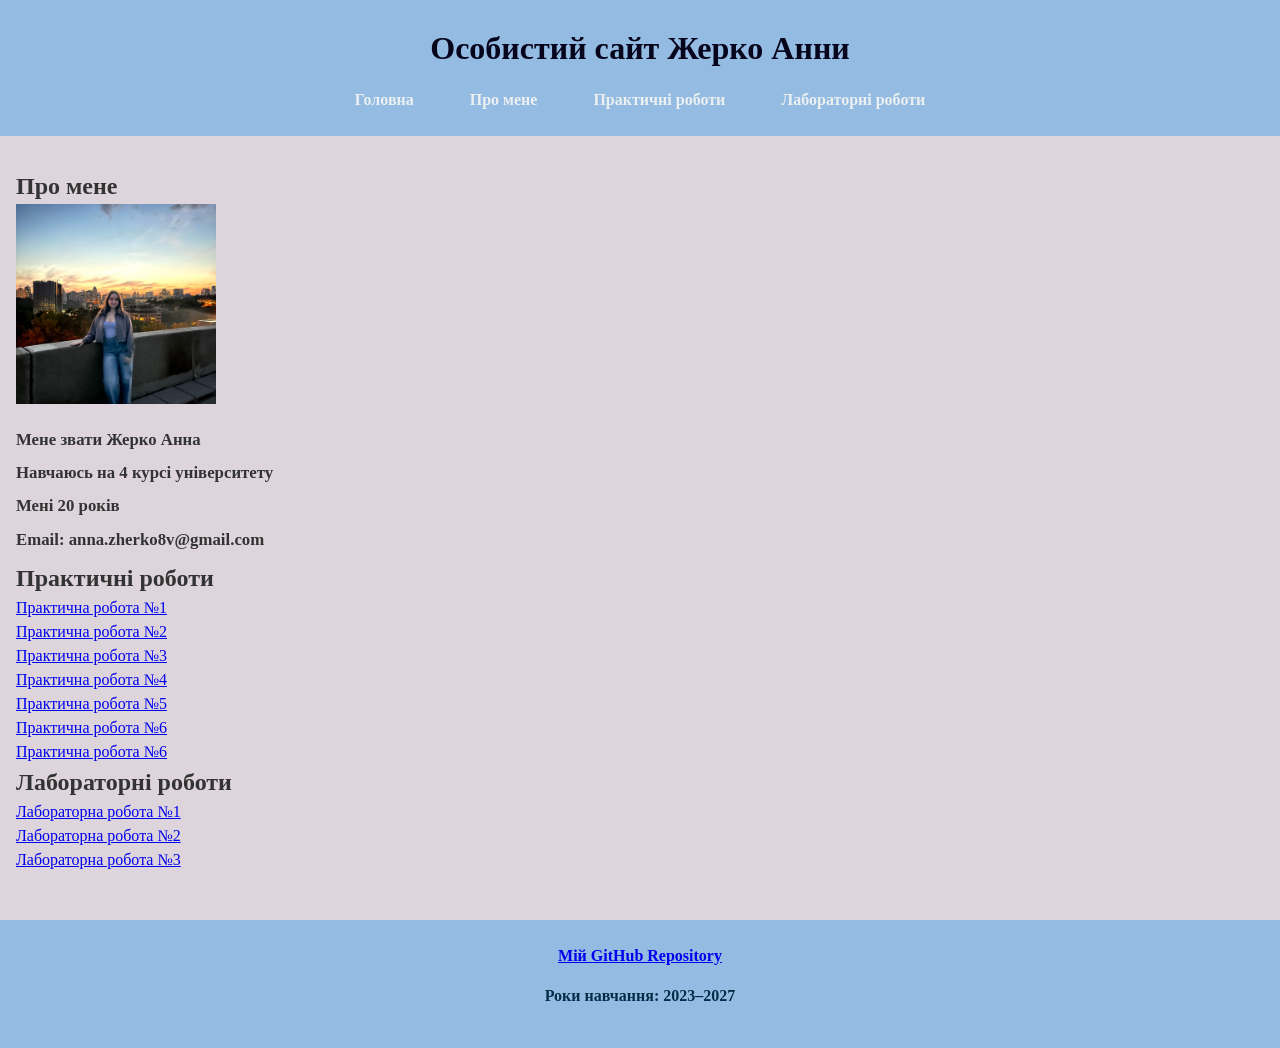
<file: index.html>
<!DOCTYPE html>
<html lang="ua">
<head>
    <meta charset="UTF-8">
    <meta name="viewport" content="width=device-width, initial-scale=1.0">
    <title>Сайт</title>
    <link rel="stylesheet" href="style.css">
</head>

<body>
    <header>
        <h1>Особистий сайт Жерко Анни</h1>
        <div class="headerblock headerblock--navigate">
            <nav class="header_nav">
                <ul class="nav">
                    <li class="nav_items"><a class="nav_link" href="index.html">Головна</a></li>
                    <li class="nav_items"><a class="nav_link" href="#Pro-mene">Про мене</a></li>
                    <li class="nav_items"><a class="nav_link" href="#Praktichni">Практичні роботи </a></li>
                    <li class="nav_items"><a class="nav_link" href="#Labs">Лабораторні роботи</a></li>
                </ul>
            </nav>
        </div>
    </header>

    <main>
        <section id="Pro-mene" class="pro_mene">
            <div class="pro_mene_block">
                <h2>Про мене</h2>
                <img src="img/anna.jpg" alt="Фото Жерко Анни" class="pro_mene_img">
                <p>Мене звати Жерко Анна</p>
                <p>Навчаюсь на 4 курсі університету</p>
                <p>Мені 20 років</p>
                <p>Email: anna.zherko8v@gmail.com</p>
            </div>
        </section>
        <section id="Praktichni" class="praktichni">
            <div class="praktichni_block">
                <h2>Практичні роботи</h2>
                <ul class="prakticni">
                         <li><a href="praktichna1.html">Практична робота №1</a></li>
                         <li><a href="praktichna2.html">Практична робота №2</a></li>
                         <li><a href="praktichna3.html">Практична робота №3</a></li>
                         <li><a href="praktichna4.html">Практична робота №4</a></li>
                         <li><a href="praktichna5.html">Практична робота №5</a></li>
                        <li><a href="пр6/пр6.html">Практична робота №6</a></li>
                        <li><a href="пр7/index.html">Практична робота №6</a></li>
                </ul>
            </div>
        </section>
        <section id="Labs" class="labs">
            <div class="labs_block">
                <h2>Лабораторні роботи</h2>
                <ul class="labs">
                    <li><a href="lab1.html">Лабораторна робота №1</a></li>
                    <li><a href="lab2.html">Лабораторна робота №2</a></li>
                    <li><a href="lab3.html">Лабораторна робота №3</a></li>
                </ul>
            </div>  
        </section>
    </main>
    <footer>
        <div class="footerblock">
        <p>
             <a href="https://github.com/Medddi/HTML-Pr1" target="_blank"> Мій GitHub Repository</a>
        </p>
        <p>Роки навчання: 2023–2027 </p>
        </div>
    </footer>
</body>
</html>
</file>
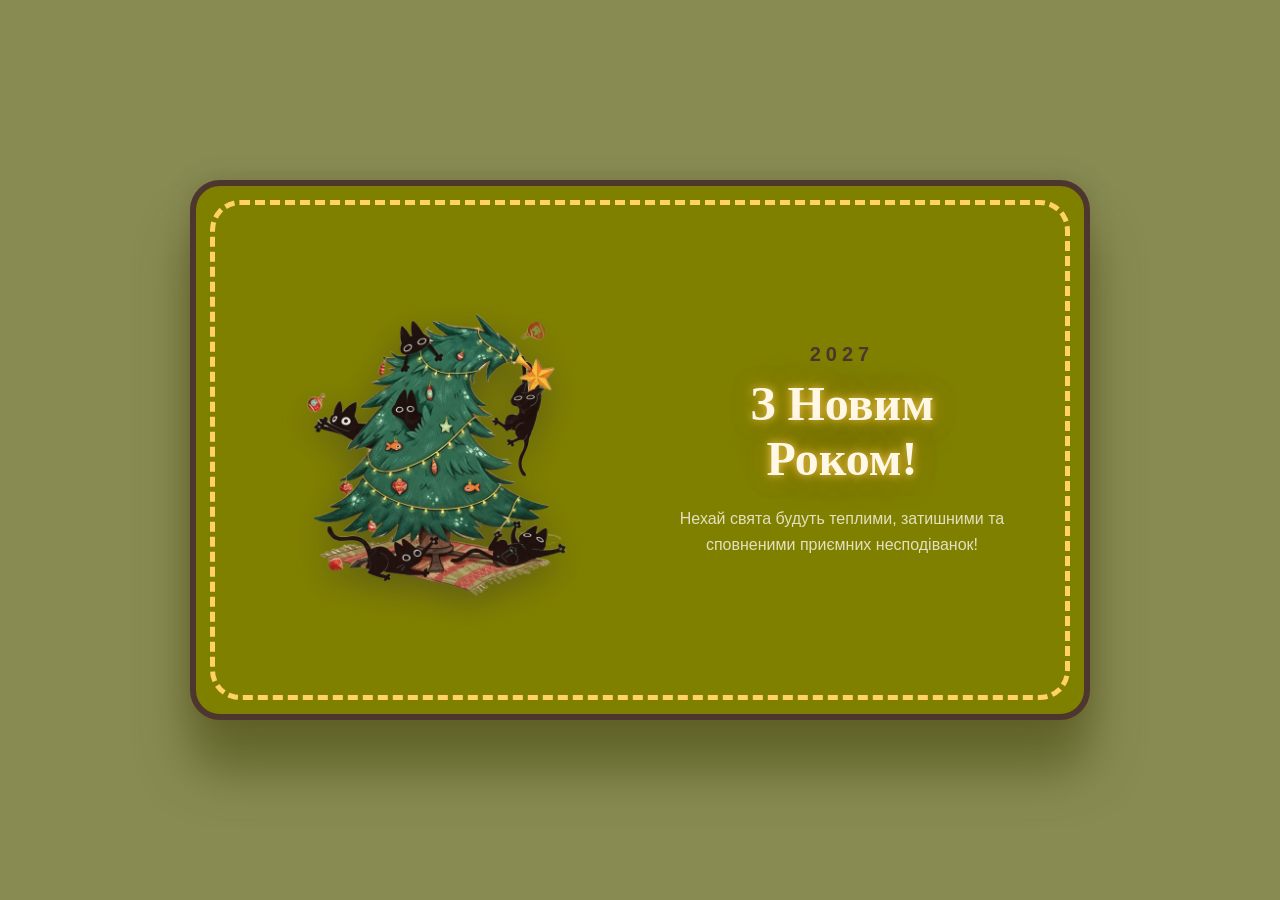
<file: пр7/index.html>
<!DOCTYPE html>
<html lang="ua">
<head>
    <meta charset="UTF-8">
    <meta name="viewport" content="width=device-width, initial-scale=1.0">
    <title>Листівка</title>
    <link rel="stylesheet" href="scss/main.css">
</head>
<body class="page">
    <main class="postcard">
        <div class="postcard_frame">
            <div class="postcard_media">
                <img src="images/cats-tree.png" alt="Новорічна ялинка з котиками" class="postcard_image">
            </div>
            <div class="postcard_content">
                <span class="postcard_year">2027</span>
                <h1 class="postcard_title postcard_title--glow">З Новим<br>Роком!</h1>
                <p class="postcard_text">
                    Нехай свята будуть теплими, затишними та сповненими приємних несподіванок!
                </p>
            </div>

        </div>
    </main>
</body>
</html>
</file>
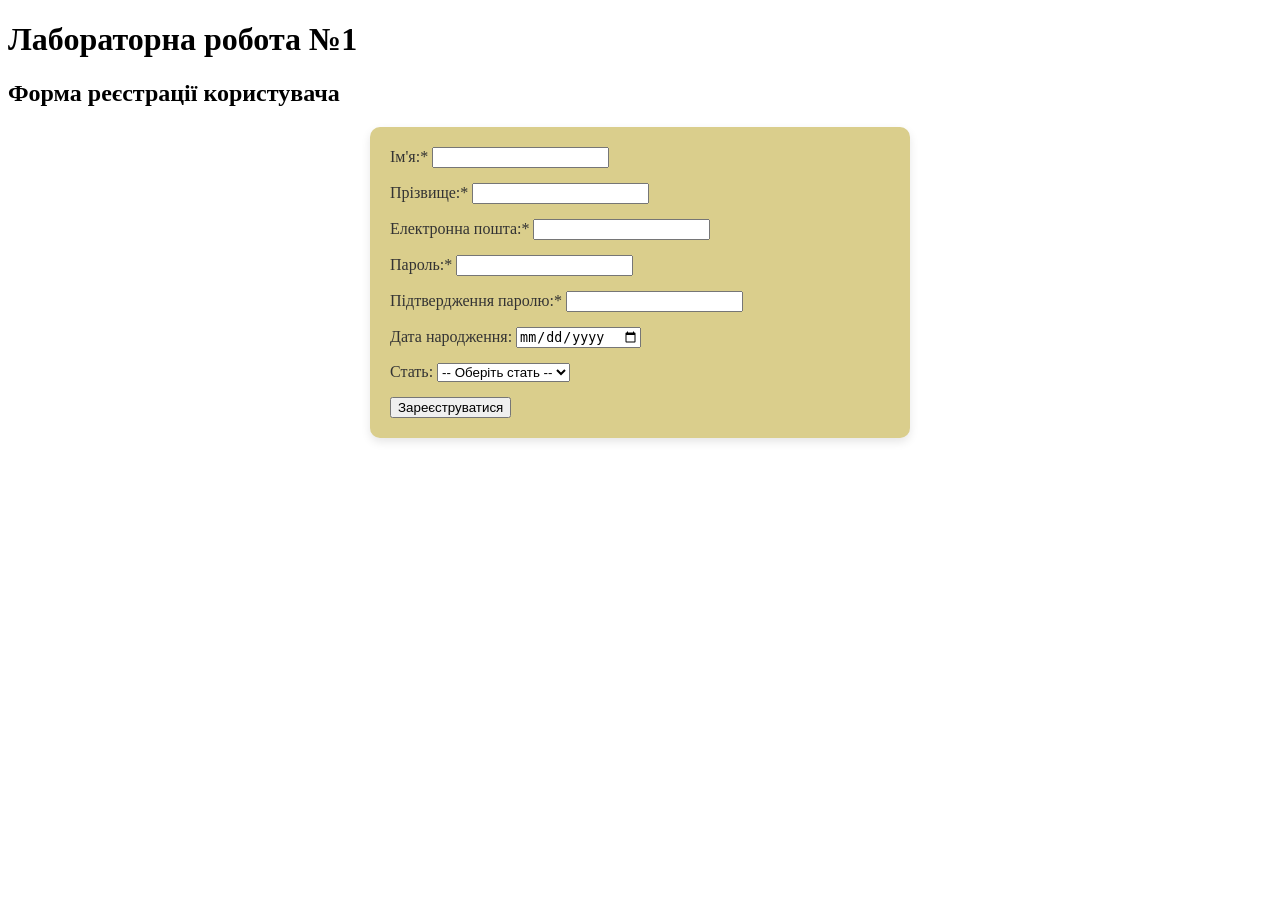
<file: lab1.html>
<!DOCTYPE html>
<html lang="ua">
<head>
    <meta charset="UTF-8">
    <meta name="viewport" content="width=device-width, initial-scale=1.0">
    <title>Лабораторна робота №1 — Реєстрація</title>
    <link rel="stylesheet" href="style2.css">
</head>
<body>
    <header>
        <h1>Лабораторна робота №1</h1>
    </header>
    <main>
        <section class="form-section">
            <h2>Форма реєстрації користувача</h2>
            <form action="https://webhook.site/8d466b09-75a8-4adf-a1ea-85fd58337c6e" method="POST" class="register-form">
                <div class="form-group">
                    <label for="first_name">Ім'я:*</label>
                    <input type="text" id="first_name" name="first_name" required>
                </div>
                <div class="form-group">
                    <label for="last_name">Прізвище:*</label>
                    <input type="text" id="last_name" name="last_name" required>
                </div>
                <div class="form-group">
                    <label for="email">Електронна пошта:*</label>
                    <input type="email" id="email" name="email" required>
                </div>
                <div class="form-group">
                    <label for="password">Пароль:*</label>
                    <input type="password" id="password" name="password" required>
                </div>
                <div class="form-group">
                    <label for="confirm_password">Підтвердження паролю:*</label>
                    <input type="password" id="confirm_password" name="confirm_password" required>
                </div>
                <div class="form-group">
                    <label for="birthdate">Дата народження:</label>
                    <input type="date" id="birthdate" name="birthdate">
                </div>
                <div class="form-group">
                    <label for="gender">Стать:</label>
                    <select id="gender" name="gender">
                        <option value="">-- Оберіть стать --</option>
                        <option value="female">Жіноча</option>
                        <option value="male">Чоловіча</option>
                    </select>
                </div>
                <div class="form-group">
                    <input type="submit" value="Зареєструватися" class="submit-btn">
                </div>

            </form>
        </section>
    </main>
    <footer>
    </footer>
</body>
</html>
</file>
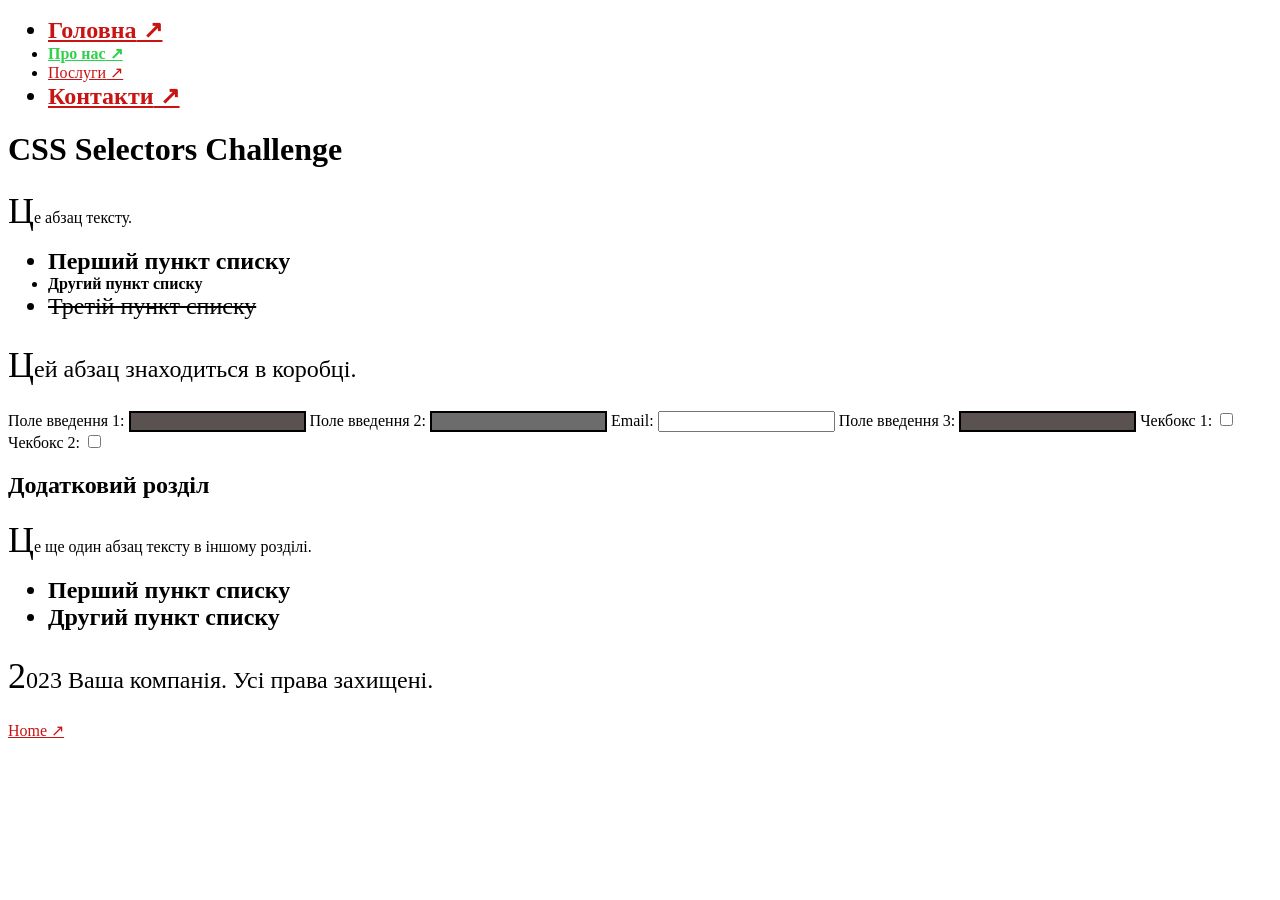
<file: lab2.html>
<!DOCTYPE html>
<html lang="en">
<head>
    <meta charset="UTF-8">
    <meta name="viewport" content="width=device-width, initial-scale=1.0">
    <link rel="stylesheet" href="lab2.css">
    <title>CSS Selectors Challenge</title>
</head>
<body>
    <header>
        <nav>
            <ul>
                <li><a href="#">Головна</a></li>
                <li><a href="https://example.com">Про нас</a></li>
                <li><a href="#">Послуги</a></li>
                <li><a href="http://notrealsite.ua">Контакти</a></li>
            </ul>
        </nav>
    </header>
    <div class="container">
        <h1>CSS Selectors Challenge</h1>
        <p>Це абзац тексту.</p>
        <ul>
            <li>Перший пункт списку</li>
            <li class="special">Другий пункт списку</li>
            <li>Третій пункт списку</li>
        </ul>
        <div class="box">
            <p>Цей абзац знаходиться в коробці.</p>
        </div>
        <form>
            <label for="input1">Поле введення 1:</label>
            <input type="text" id="input1">
            <label for="input2">Поле введення 2:</label>
            <input type="text" id="input2" disabled>
            <label for="email1">Email:</label>
            <input type="email" id="email1">
            <label for="input3">Поле введення 3:</label>
            <input type="text" id="input3">
            <label for="check1">Чекбокс 1:</label>
            <input type="checkbox" id="check1">
            <label for="check2">Чекбокс 2:</label>
            <input type="checkbox" id="check2">
        </form>
    </div>
    <section>
        <h2>Додатковий розділ</h2>
        <p>Це ще один абзац тексту в іншому розділі.</p>
        <ul>
            <li>Перший пункт списку</li>
            <li>Другий пункт списку</li>
        </ul>
    </section>
    <footer>
        <p> 2023 Ваша компанія. Усі права захищені.</p>
        <a href="#">Home</a>
    </footer>
</body>
</html>
</file>
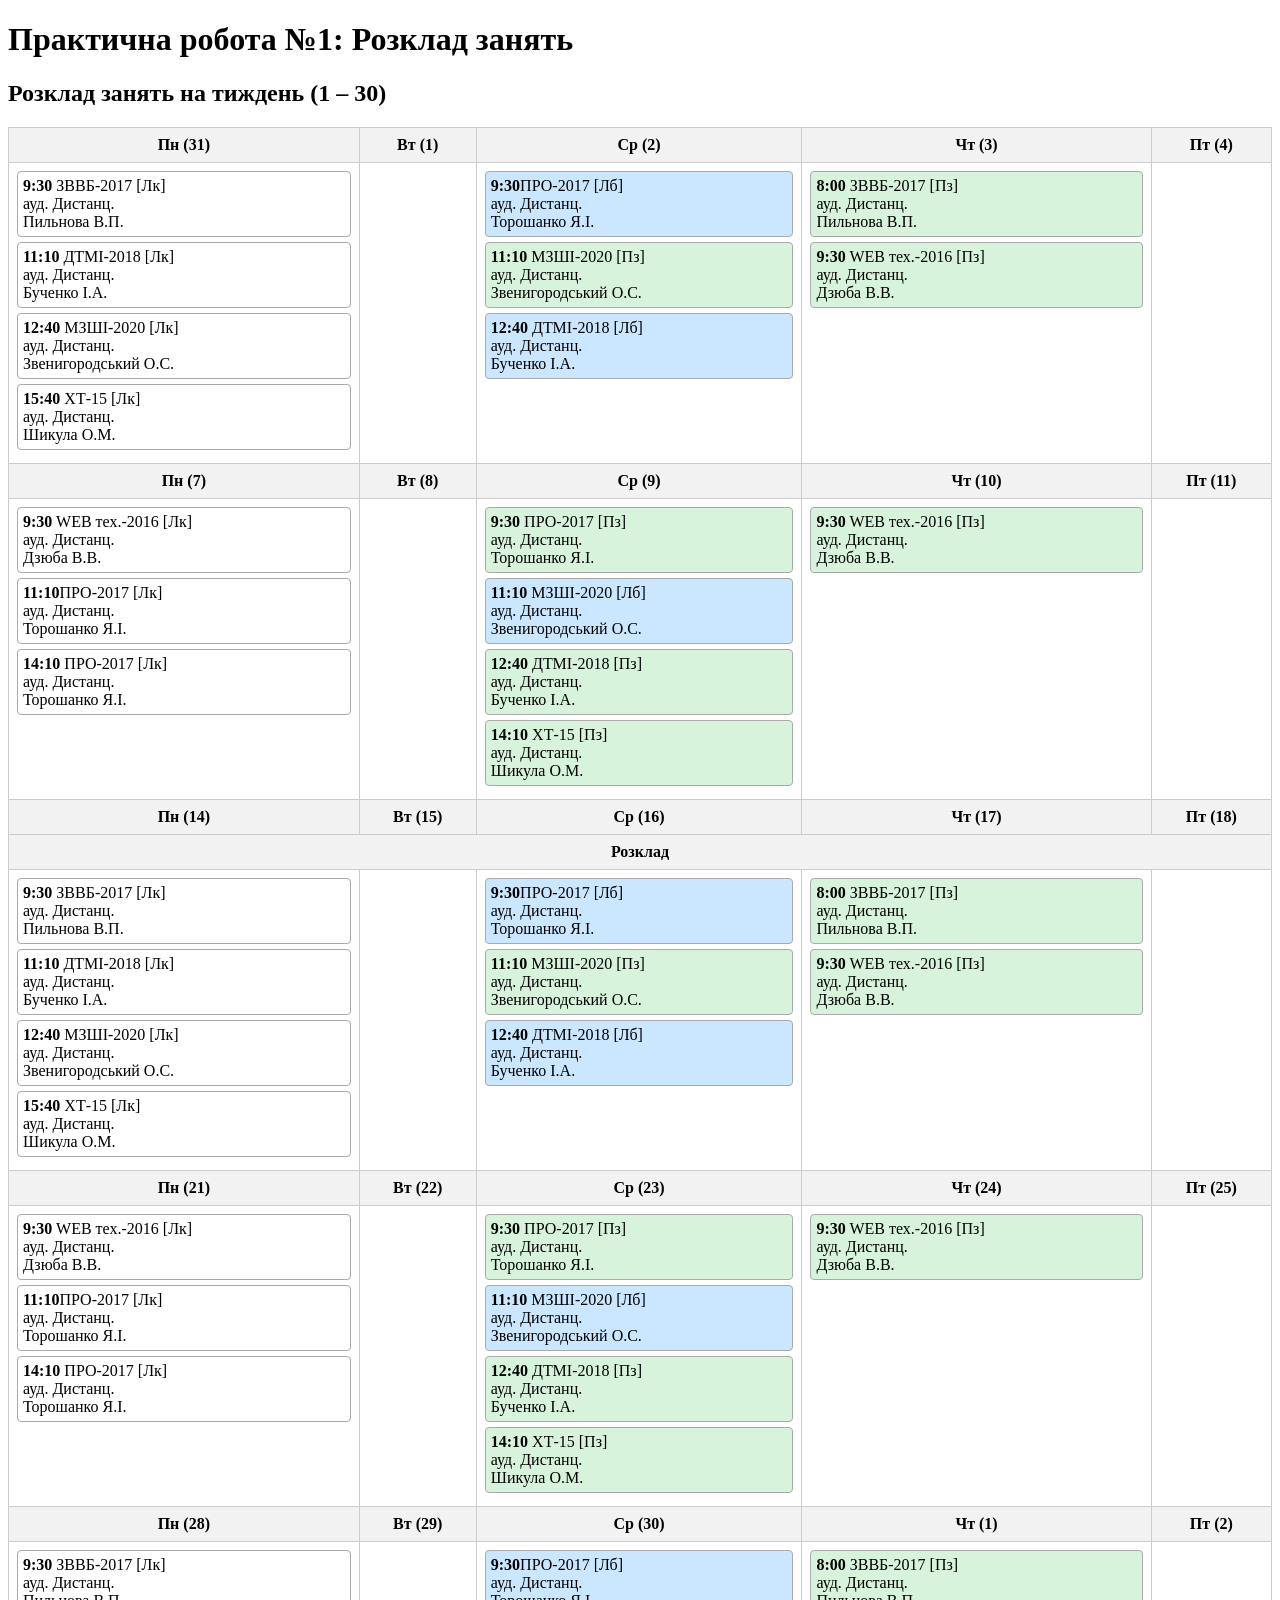
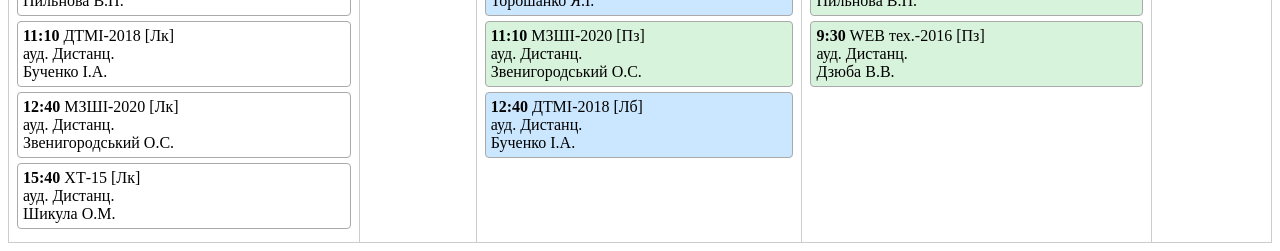
<file: praktichna1.html>
<!DOCTYPE html>
<html lang="ua">
<head>
    <meta charset="UTF-8">
    <meta name="viewport" content="width=device-width, initial-scale=1.0">
    <title>Практична робота №1 — Розклад занять</title>
    <link rel="stylesheet" href="style1.css">
</head>
<body>
    <header>
        <h1>Практична робота №1: Розклад занять</h1>
    </header>
    <main>
        <h2>Розклад занять на тиждень (1 – 30)</h2>
        <section class="praktichna1">
            <div class="table-container">
                <table class="schedule-table">
                    <thead>
                        <tr>
                            <th>Пн (31)</th>
                            <th>Вт (1)</th>
                            <th>Ср (2)</th>
                            <th>Чт (3)</th>
                            <th>Пт (4)</th>
                        </tr>
                    </thead>
                     <tbody>
                        <tr>
                            <td class="lecture-day">
                                <div class="event lecture">
                                    <strong>9:30</strong> ЗВВБ-2017 [Лк]<br>
                                    ауд. Дистанц.<br>
                                    Пильнова В.П.
                                </div>
                                <div class="event lecture">
                                    <strong>11:10</strong> ДТМІ-2018 [Лк]<br>
                                    ауд. Дистанц.<br>
                                    Бученко І.А.
                                </div>
                                <div class="event lecture">
                                    <strong>12:40</strong> МЗШІ-2020 [Лк]<br>
                                    ауд. Дистанц.<br>
                                    Звенигородський О.С.
                                </div>
                                <div class="event lecture">
                                    <strong>15:40</strong> ХТ-15 [Лк]<br>
                                    ауд. Дистанц.<br>
                                    Шикула О.М.
                                </div>
                            </td>
                            <td class="empty-day"></td>
                            <td class="day">
                                 <div class="event lab">
                                    <strong>9:30</strong>ПРО-2017 [Лб]<br>
                                    ауд. Дистанц.<br>
                                    Торошанко Я.І.
                                </div>
                                <div class="event prac">
                                    <strong>11:10</strong> МЗШІ-2020 [Пз]<br>
                                    ауд. Дистанц.<br>
                                    Звенигородський О.С.
                                </div>
                                 <div class="event lab">
                                    <strong>12:40</strong> ДТМІ-2018 [Лб]<br>
                                    ауд. Дистанц.<br>
                                    Бученко І.А.
                                </div>
                            </td>
                            <td class="day"> 
                                <div class="event prac">
                                    <strong>8:00</strong> ЗВВБ-2017 [Пз]<br>
                                    ауд. Дистанц.<br>
                                    Пильнова В.П.
                                </div>
                                <div class="event prac">
                                    <strong>9:30</strong> WEB тех.-2016 [Пз]<br>
                                    ауд. Дистанц.<br>
                                    Дзюба В.В.
                                </div>
                             </td>
                            <td>

                            </td>
    
                        </tr>
                    </tbody>
                    <thead>
                        <tr>
                            <th>Пн (7)</th>
                            <th>Вт (8)</th>
                            <th>Ср (9)</th>
                            <th>Чт (10)</th>
                            <th>Пт (11)</th>
                        </tr>
                    </thead>
                     <tbody>
                        <tr>
                             <td class="lecture-day">
                                 <div class="event lecture">
                                    <strong>9:30</strong> WEB тех.-2016 [Лк]<br>
                                    ауд. Дистанц.<br>
                                    Дзюба В.В.
                                </div>
                                <div class="event lecture">
                                    <strong>11:10</strong>ПРО-2017 [Лк]<br>
                                    ауд. Дистанц.<br>
                                    Торошанко Я.І.
                                </div>
                                <div class="event lecture">
                                    <strong>14:10</strong> ПРО-2017 [Лк]<br>
                                    ауд. Дистанц.<br>
                                    Торошанко Я.І.
                                </div>
                             </td>
                            <td class="empty-day"></td>
                            <td class="day">
                                <div class="event prac">
                                    <strong>9:30</strong> ПРО-2017 [Пз]<br>
                                    ауд. Дистанц.<br>
                                    Торошанко Я.І.
                                </div>
                                <div class="event lab">
                                    <strong>11:10</strong> МЗШІ-2020 [Лб]<br>
                                    ауд. Дистанц.<br>
                                    Звенигородський О.С.
                                </div>
                                <div class="event prac">
                                    <strong>12:40</strong> ДТМІ-2018 [Пз]<br>
                                    ауд. Дистанц.<br>
                                    Бученко І.А.
                                </div>
                                <div class="event prac">
                                    <strong>14:10</strong> ХТ-15 [Пз]<br>
                                    ауд. Дистанц.<br>
                                    Шикула О.М.
                                </div>
                            </td>
                            <td class="day">
                                <div class="event prac">
                                    <strong>9:30</strong> WEB тех.-2016 [Пз]<br>
                                    ауд. Дистанц.<br>
                                    Дзюба В.В.
                                </div>
                            </td>
                            <td class="empty-day"></td>
                        </tr>
                    </tbody>
                    <thead>
                        <tr>
                            <th>Пн (14)</th>
                            <th>Вт (15)</th>
                            <th>Ср (16)</th>
                            <th>Чт (17)</th>
                            <th>Пт (18)</th>
                        </tr>
                    </thead>
                    <thead>
                         <tr>
                            <th colspan="5">Розклад</th>
                         </tr>
                    </thead>
                    <tbody>
                        <tr>
                            <td class="lecture-day">
                                <div class="event lecture">
                                    <strong>9:30</strong> ЗВВБ-2017 [Лк]<br>
                                    ауд. Дистанц.<br>
                                    Пильнова В.П.
                                </div>
                                <div class="event lecture">
                                    <strong>11:10</strong> ДТМІ-2018 [Лк]<br>
                                    ауд. Дистанц.<br>
                                    Бученко І.А.
                                </div>
                                <div class="event lecture">
                                    <strong>12:40</strong> МЗШІ-2020 [Лк]<br>
                                    ауд. Дистанц.<br>
                                    Звенигородський О.С.
                                </div>
                                <div class="event lecture">
                                    <strong>15:40</strong> ХТ-15 [Лк]<br>
                                    ауд. Дистанц.<br>
                                    Шикула О.М.
                                </div>
                            </td>
                            <td class="empty-day"></td>
                            <td class="day">
                                 <div class="event lab">
                                    <strong>9:30</strong>ПРО-2017 [Лб]<br>
                                    ауд. Дистанц.<br>
                                    Торошанко Я.І.
                                </div>
                                <div class="event prac">
                                    <strong>11:10</strong> МЗШІ-2020 [Пз]<br>
                                    ауд. Дистанц.<br>
                                    Звенигородський О.С.
                                </div>
                                 <div class="event lab">
                                    <strong>12:40</strong> ДТМІ-2018 [Лб]<br>
                                    ауд. Дистанц.<br>
                                    Бученко І.А.
                                </div>
                            </td>
                            <td class="day"> 
                                <div class="event prac">
                                    <strong>8:00</strong> ЗВВБ-2017 [Пз]<br>
                                    ауд. Дистанц.<br>
                                    Пильнова В.П.
                                </div>
                                <div class="event prac">
                                    <strong>9:30</strong> WEB тех.-2016 [Пз]<br>
                                    ауд. Дистанц.<br>
                                    Дзюба В.В.
                                </div>
                             </td>
                            <td>

                            </td>
    
                        </tr>
                    </tbody>
                    <thead>
                        <tr>
                            <th>Пн (21)</th>
                            <th>Вт (22)</th>
                            <th>Ср (23)</th>
                            <th>Чт (24)</th>
                            <th>Пт (25)</th>
                        </tr>
                    </thead>
                    <tbody>
                        <tr>
                             <td class="lecture-day">
                                 <div class="event lecture">
                                    <strong>9:30</strong> WEB тех.-2016 [Лк]<br>
                                    ауд. Дистанц.<br>
                                    Дзюба В.В.
                                </div>
                                <div class="event lecture">
                                    <strong>11:10</strong>ПРО-2017 [Лк]<br>
                                    ауд. Дистанц.<br>
                                    Торошанко Я.І.
                                </div>
                                <div class="event lecture">
                                    <strong>14:10</strong> ПРО-2017 [Лк]<br>
                                    ауд. Дистанц.<br>
                                    Торошанко Я.І.
                                </div>
                             </td>
                            <td class="empty-day"></td>
                            <td class="day">
                                <div class="event prac">
                                    <strong>9:30</strong> ПРО-2017 [Пз]<br>
                                    ауд. Дистанц.<br>
                                    Торошанко Я.І.
                                </div>
                                <div class="event lab">
                                    <strong>11:10</strong> МЗШІ-2020 [Лб]<br>
                                    ауд. Дистанц.<br>
                                    Звенигородський О.С.
                                </div>
                                <div class="event prac">
                                    <strong>12:40</strong> ДТМІ-2018 [Пз]<br>
                                    ауд. Дистанц.<br>
                                    Бученко І.А.
                                </div>
                                <div class="event prac">
                                    <strong>14:10</strong> ХТ-15 [Пз]<br>
                                    ауд. Дистанц.<br>
                                    Шикула О.М.
                                </div>
                            </td>
                            <td class="day">
                                <div class="event prac">
                                    <strong>9:30</strong> WEB тех.-2016 [Пз]<br>
                                    ауд. Дистанц.<br>
                                    Дзюба В.В.
                                </div>
                            </td>
                            <td class="empty-day"></td>
                        </tr>
                    </tbody>
                    <thead>
                        <tr>
                            <th>Пн (28)</th>
                            <th>Вт (29)</th>
                            <th>Ср (30)</th>
                            <th>Чт (1)</th>
                            <th>Пт (2)</th>
                        </tr>
                    </thead>
                    <tbody>
                        <tr>
                            <td class="lecture-day">
                                <div class="event lecture">
                                    <strong>9:30</strong> ЗВВБ-2017 [Лк]<br>
                                    ауд. Дистанц.<br>
                                    Пильнова В.П.
                                </div>
                                <div class="event lecture">
                                    <strong>11:10</strong> ДТМІ-2018 [Лк]<br>
                                    ауд. Дистанц.<br>
                                    Бученко І.А.
                                </div>
                                <div class="event lecture">
                                    <strong>12:40</strong> МЗШІ-2020 [Лк]<br>
                                    ауд. Дистанц.<br>
                                    Звенигородський О.С.
                                </div>
                                <div class="event lecture">
                                    <strong>15:40</strong> ХТ-15 [Лк]<br>
                                    ауд. Дистанц.<br>
                                    Шикула О.М.
                                </div>
                            </td>
                            <td class="empty-day"></td>
                            <td class="day">
                                 <div class="event lab">
                                    <strong>9:30</strong>ПРО-2017 [Лб]<br>
                                    ауд. Дистанц.<br>
                                    Торошанко Я.І.
                                </div>
                                <div class="event prac">
                                    <strong>11:10</strong> МЗШІ-2020 [Пз]<br>
                                    ауд. Дистанц.<br>
                                    Звенигородський О.С.
                                </div>
                                 <div class="event lab">
                                    <strong>12:40</strong> ДТМІ-2018 [Лб]<br>
                                    ауд. Дистанц.<br>
                                    Бученко І.А.
                                </div>
                            </td>
                            <td class="day"> 
                                <div class="event prac">
                                    <strong>8:00</strong> ЗВВБ-2017 [Пз]<br>
                                    ауд. Дистанц.<br>
                                    Пильнова В.П.
                                </div>
                                <div class="event prac">
                                    <strong>9:30</strong> WEB тех.-2016 [Пз]<br>
                                    ауд. Дистанц.<br>
                                    Дзюба В.В.
                                </div>
                             </td>
                            <td>

                            </td>
    
                        </tr>
                    </tbody>
                </table>
            </div>
        </section>
    </main>
    <footer>
    </footer>
</body>
</html>
</file>
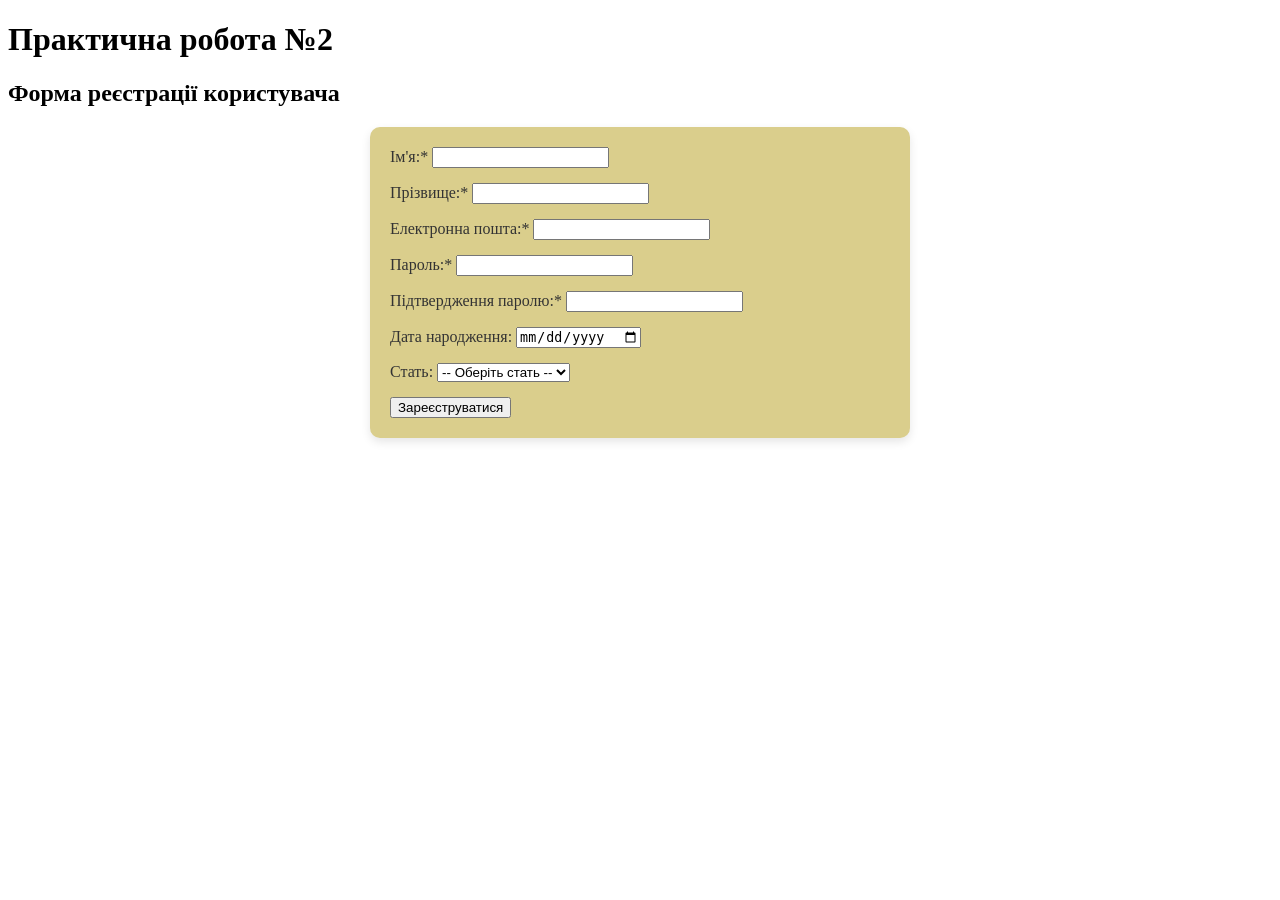
<file: praktichna2.html>
<!DOCTYPE html>
<html lang="ua">
<head>
    <meta charset="UTF-8">
    <meta name="viewport" content="width=device-width, initial-scale=1.0">
    <title>Практична робота №2 — Реєстрація</title>
    <link rel="stylesheet" href="style2.css">
</head>
<body>
    <header>
        <h1>Практична робота №2</h1>
    </header>
    <main>
        <section class="form-section">
            <h2>Форма реєстрації користувача</h2>
            <form action="https://webhook.site/8d466b09-75a8-4adf-a1ea-85fd58337c6e" method="POST" class="register-form">
                <div class="form-group">
                    <label for="first_name">Ім'я:*</label>
                    <input type="text" id="first_name" name="first_name" required>
                </div>
                <div class="form-group">
                    <label for="last_name">Прізвище:*</label>
                    <input type="text" id="last_name" name="last_name" required>
                </div>
                <div class="form-group">
                    <label for="email">Електронна пошта:*</label>
                    <input type="email" id="email" name="email" required>
                </div>
                <div class="form-group">
                    <label for="password">Пароль:*</label>
                    <input type="password" id="password" name="password" required>
                </div>
                <div class="form-group">
                    <label for="confirm_password">Підтвердження паролю:*</label>
                    <input type="password" id="confirm_password" name="confirm_password" required>
                </div>
                <div class="form-group">
                    <label for="birthdate">Дата народження:</label>
                    <input type="date" id="birthdate" name="birthdate">
                </div>
                <div class="form-group">
                    <label for="gender">Стать:</label>
                    <select id="gender" name="gender">
                        <option value="">-- Оберіть стать --</option>
                        <option value="female">Жіноча</option>
                        <option value="male">Чоловіча</option>
                    </select>
                </div>
                <div class="form-group">
                    <input type="submit" value="Зареєструватися" class="submit-btn">
                </div>

            </form>
        </section>
    </main>
    <footer>
    </footer>
</body>
</html>
</file>
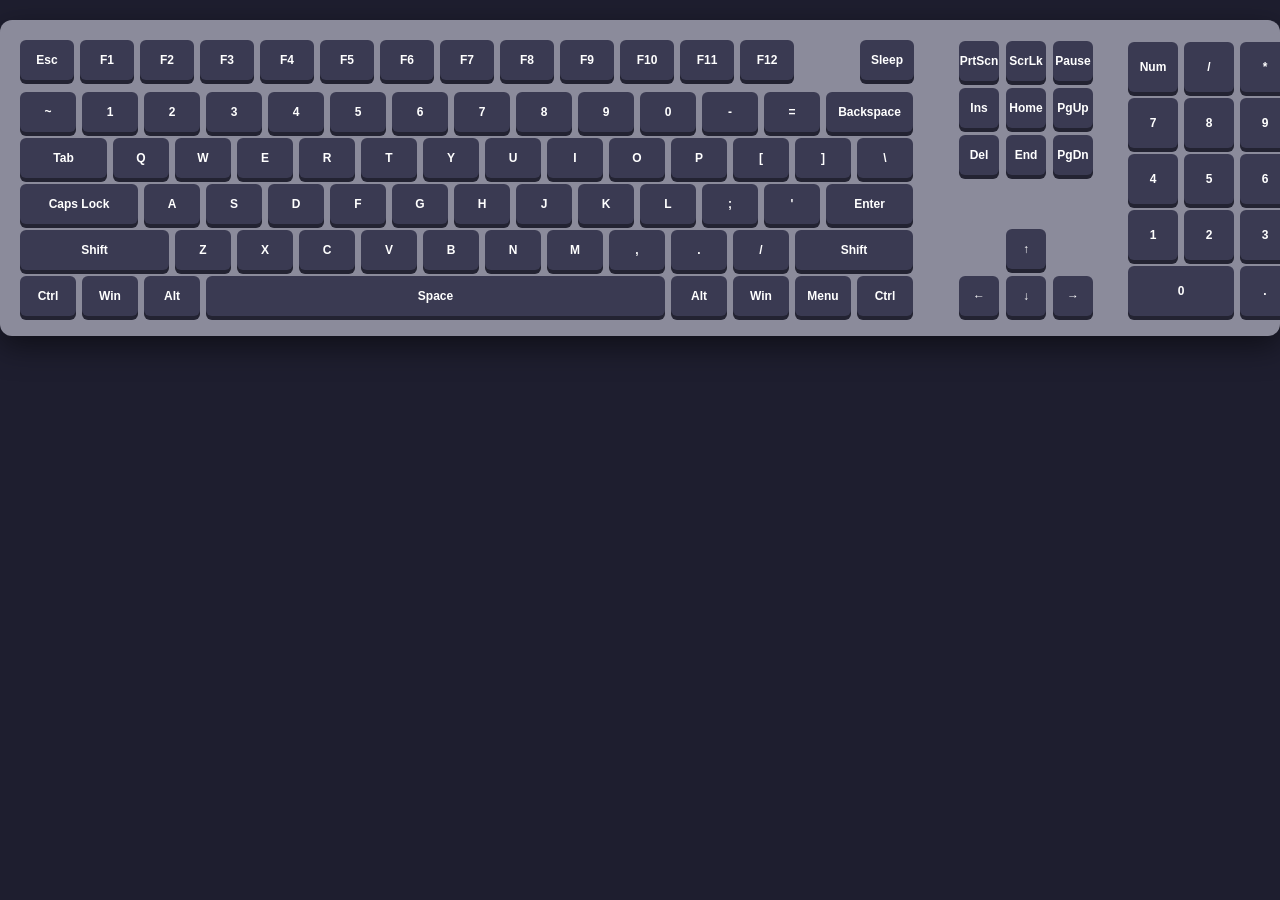
<file: praktichna4.html>
<!DOCTYPE html>
<html lang="ua">

<head>
    <meta charset="UTF-8">
    <meta name="viewport" content="width=device-width, initial-scale=1.0">
    <title>Клавіатура</title>
    <link rel="stylesheet" href="klava.css">
</head>

<body>
    <div class="keyboard">
        <div class="livo">
            <div class="row-first-grid">
                <div class="key esc">Esc</div>
                <div class="key">F1</div>
                <div class="key">F2</div>
                <div class="key">F3</div>
                <div class="key">F4</div>
                <div class="key">F5</div>
                <div class="key">F6</div>
                <div class="key">F7</div>
                <div class="key">F8</div>
                <div class="key">F9</div>
                <div class="key">F10</div>
                <div class="key">F11</div>
                <div class="key">F12</div>
                <div class="key sleep-button">Sleep</div>
            </div>
            <div class="key-grid">
                <div class="key">~</div>
                <div class="key">1</div>
                <div class="key">2</div>
                <div class="key">3</div>
                <div class="key">4</div>
                <div class="key">5</div>
                <div class="key">6</div>
                <div class="key">7</div>
                <div class="key">8</div>
                <div class="key">9</div>
                <div class="key">0</div>
                <div class="key">-</div>
                <div class="key">=</div>
                <div class="key backspace">Backspace</div>
                <div class="key tab">Tab</div>
                <div class="key">Q</div>
                <div class="key">W</div>
                <div class="key">E</div>
                <div class="key">R</div>
                <div class="key">T</div>
                <div class="key">Y</div>
                <div class="key">U</div>
                <div class="key">I</div>
                <div class="key">O</div>
                <div class="key">P</div>
                <div class="key">[</div>
                <div class="key">]</div>
                <div class="key">\</div>
                <div class="key caps">Caps Lock</div>
                <div class="key">A</div>
                <div class="key">S</div>
                <div class="key">D</div>
                <div class="key">F</div>
                <div class="key">G</div>
                <div class="key">H</div>
                <div class="key">J</div>
                <div class="key">K</div>
                <div class="key">L</div>
                <div class="key">;</div>
                <div class="key">'</div>
                <div class="key enter-width">Enter</div>
                <div class="key shift-left">Shift</div>
                <div class="key">Z</div>
                <div class="key">X</div>
                <div class="key">C</div>
                <div class="key">V</div>
                <div class="key">B</div>
                <div class="key">N</div>
                <div class="key">M</div>
                <div class="key">,</div>
                <div class="key">.</div>
                <div class="key">/</div>
                <div class="key shift-right">Shift</div>
                <div class="key ctrl">Ctrl</div>
                <div class="key win">Win</div>
                <div class="key alt">Alt</div>
                <div class="key space">Space</div>
                <div class="key alt">Alt</div>
                <div class="key win">Win</div>
                <div class="key menu">Menu</div>
                <div class="key ctrl">Ctrl</div>
            </div>
        </div>
        <div class="center-grid">
            <div class="key">PrtScn</div>
            <div class="key">ScrLk</div>
            <div class="key">Pause</div>
            <div class="key">Ins</div>
            <div class="key">Home</div>
            <div class="key">PgUp</div>
            <div class="key">Del</div>
            <div class="key">End</div>
            <div class="key">PgDn</div>
            <div class="key up">↑</div>
            <div class="key left">←</div>
            <div class="key down">↓</div>
            <div class="key right">→</div>

        </div>
        <div class="numpad-grid">
            <div class="key">Num</div>
            <div class="key">/</div>
            <div class="key">*</div>
            <div class="key">-</div>
            <div class="key">7</div>
            <div class="key">8</div>
            <div class="key">9</div>
            <div class="key plus-tall">+</div>
            <div class="key">4</div>
            <div class="key">5</div>
            <div class="key">6</div>
            <div class="key">1</div>
            <div class="key">2</div>
            <div class="key">3</div>
            <div class="key enter-tall">Enter</div>
            <div class="key zero">0</div>
            <div class="key">.</div>
        </div>
    </div>
</body>

</html>
</file>
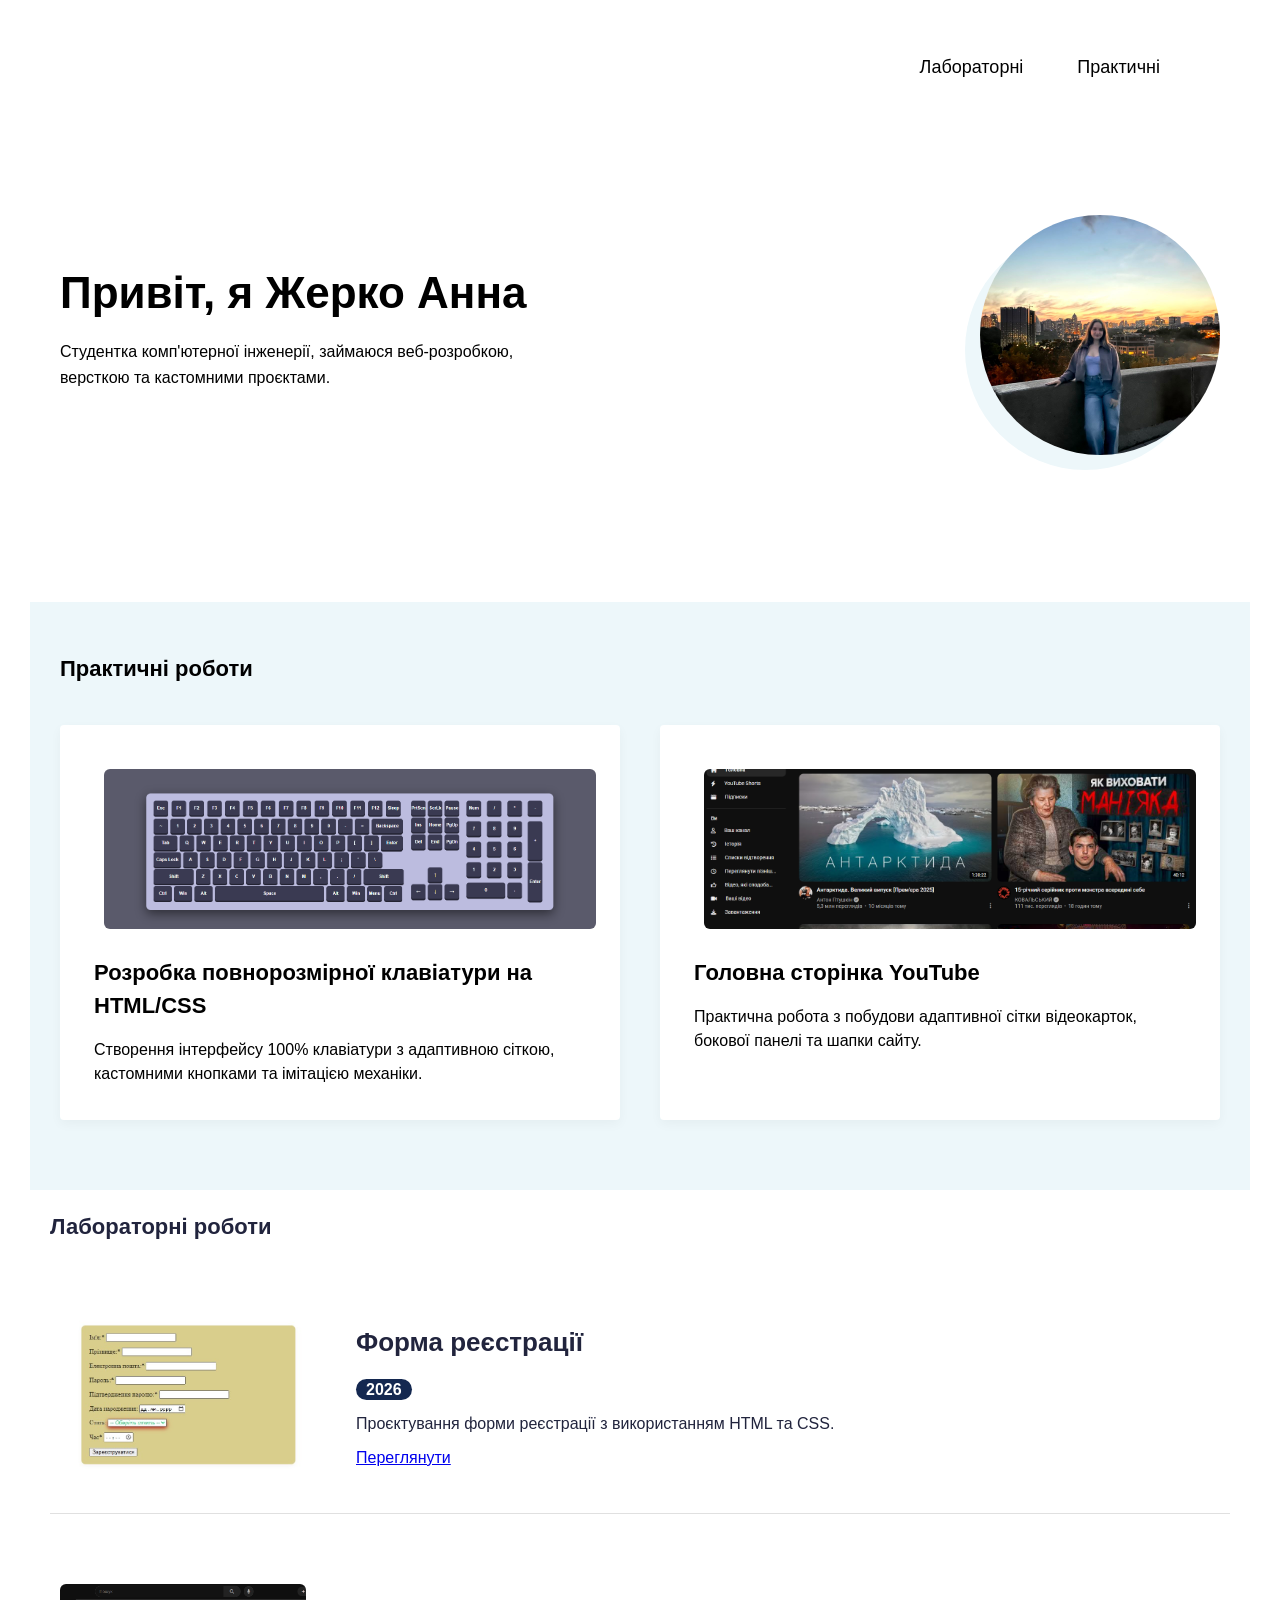
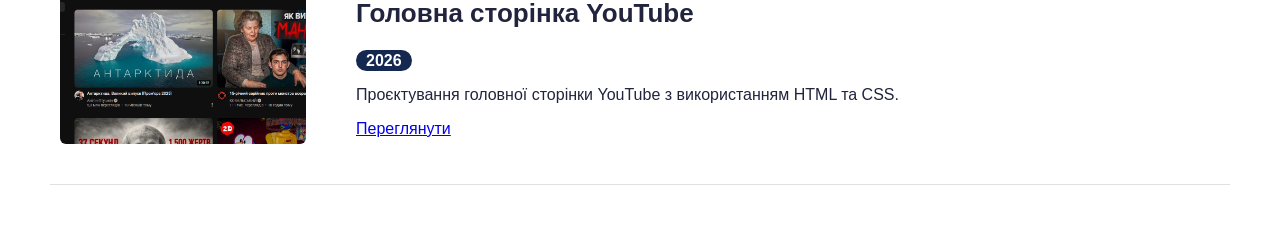
<file: praktichna5.html>
<!DOCTYPE html>
<html lang="ua">
<head>
    <meta charset="UTF-8">
    <meta name="viewport" content="width=device-width, initial-scale=1.0">
    <title>Сайт</title>
    <link rel="stylesheet" href="style5.css">
</head>
<body>
    <header class="header">
        <nav class="nav">
            <a href="#labs">Лабораторні</a>
            <a href="#practicals">Практичні</a>
        </nav>
    </header>
    <section class="portfolio">
        <div class="container hero-container">
            <div class="hero-content">
                <h1>Привіт, я Жерко Анна</h1>
                <p>Студентка комп'ютерної інженерії, займаюся веб-розробкою, версткою та кастомними проєктами.</p>
            </div>
            <div class="hero-image">
                <img src="img/anna.jpg" alt="Фото профілю">
            </div>
        </div>
    </section>
    <section id="practicals" class="pr-section">
    <div class="practicals-container">
        <div class="section-header">
            <h2>Практичні роботи</h2>
        </div>
        <div class="posts-grid">
            <div class="post-card">
                <div class="post-img">
                    <img src="path_to_keyboard_img.png" alt="Клавіатура HTML/CSS">
                </div>
                <h3>Розробка повнорозмірної клавіатури на HTML/CSS</h3>
                <p class="post-text">Створення інтерфейсу 100% клавіатури з адаптивною сіткою, кастомними кнопками та імітацією механіки.</p>
            </div>
            <div class="post-card">
                <div class="post-img">
                    <img src="path_to_youtube_img.png" alt="YouTube Layout">
                </div>
                <h3>Головна сторінка YouTube</h3>
                <p class="post-text">Практична робота з побудови адаптивної сітки відеокарток, бокової панелі та шапки сайту.</p>
            </div>
        </div>
    </div>
    </section>
    <section id="labs" class="lab-section">
        <div class="labs-grid">
            <h2>Лабораторні роботи</h2>
            <div class="work-item">
                <img src="work1.jpg" alt="Form">
                <div class="work-info">
                    <h3>Форма реєстрації</h3>
                    <span class="year">2026</span>
                    <p>Проєктування форми реєстрації з використанням HTML та CSS.</p>
                    <a href="lab1.html">Переглянути</a>
                </div>
            </div>
            <div class="work-item">
                <img src="work2.jpg" alt="YouTube">
                <div class="work-info">
                    <h3>Головна сторінка YouTube</h3>
                    <span class="year">2026</span>
                    <p>Проєктування головної сторінки YouTube з використанням HTML та CSS.</p>
                    <a href="praktichna3.html">Переглянути</a>
                </div>
            </div>
        </div>
    </section>
</body>
</html>
</file>
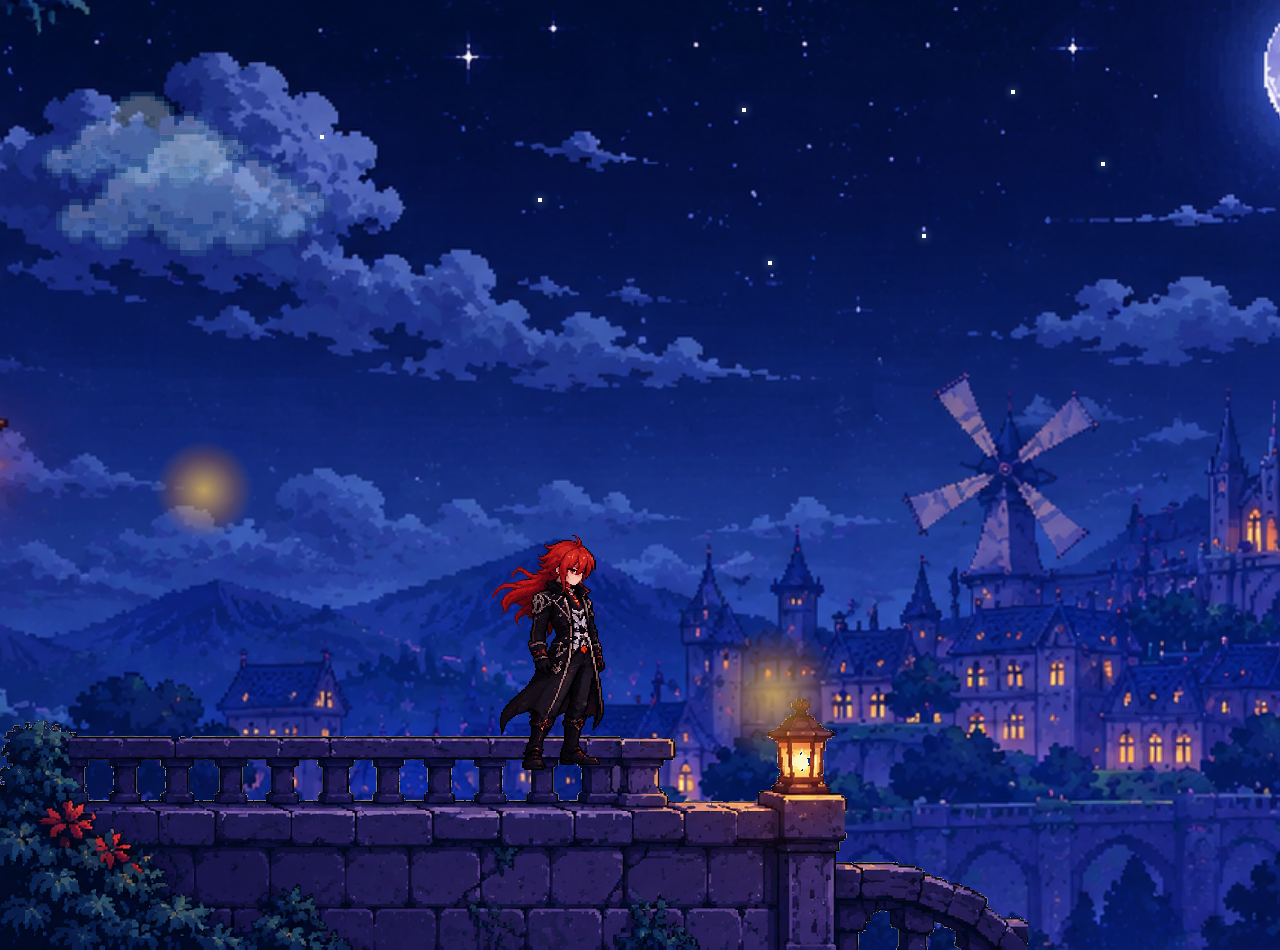
<file: пр6/пр6.html>
<!DOCTYPE html>
<html lang="uk">
<head>
    <meta charset="UTF-8">
    <meta name="viewport" content="width=device-width, initial-scale=1.0">
    <title>Mondstadt Night Watch — Diluc</title>
    <link rel="stylesheet" href="style.css">
</head>
<body>

    <div class="scene">
        <div class="bg-mondstadt"></div>
          <div class="stars">
            <span class="star s1"></span>
            <span class="star s2"></span>
            <span class="star s3"></span>
            <span class="star s4"></span>
            <span class="star s5"></span>
            <span class="star s6"></span>
            <span class="star s7"></span>
        </div>
        <img src="cloud1.png" alt="Cloud" class="cloud-img c1">
        <img src="cloud2.png" alt="Cloud" class="cloud-img c2">
        <img src="comet.gif" alt="Comet" class="comet">
        <img src="stone_balcony.png" alt="Stone Balcony" class="balcony">
        <img src="diluc.gif" alt="Diluc" class="diluc">
        <div class="lantern-glow1"></div>
        <div class="lantern-glow2"></div>
    </div>
</body>
</html>
</file>
<file: style.css>
* {
    box-sizing: border-box;
    margin: 0;
    padding: 0;
}
body {
    font-family: 'Times New Roman', sans-serif;
    line-height: 1.5;
    color: #333;
    background-color: #ddd5dbfa;
}
header {
    background-color: #94bbe2;
    color: #07051b;
    padding: 1.5rem 2rem;
    text-align: center;
}
header h1 {
    margin-bottom: 1rem;
    font-size: 2rem;

}
.nav {
    list-style: none;
    display: flex;
    justify-content: center;
    gap: 1.5rem;
    flex-wrap: wrap;
}
.nav_link {
    color: #ecf0f1;
    text-decoration: none;
    font-weight: bold;
    padding: 0.5rem 1rem;
    border-radius: 4px;
    transition: background-color 0.3s ease, color 0.3s ease;
}
.nav_link:hover {
    background-color: #34495e;
    color: #3498db;
}

main {
    max-width: 1500px;
    margin: 2rem auto;
    padding: 0 1rem;
}
.pro_mene_img {
    width: 200px;
    height: 200px;
    object-fit: cover;
    border: radius 0;;
    margin-bottom: 1rem;
}
.pro_mene_block p {
    margin-bottom: 0.5rem;
    font-size: 1.05rem;
}
.prakticni, .labs {
    list-style: none;
    padding-left: 0;
}
.prakticni a:hover, .labs a:hover {
    color: #065ab9;
    text-decoration: underline;
}
footer {
    background-color: #94bbe2;
    color: #062d47;
    text-align: center;
    padding: 1.5rem 1rem;
    margin-top: 3rem;
}
p {
    margin-bottom: 1rem;
    font-weight: bold;
}
</file>
<file: пр7/scss/main.css>
* {
  margin: 0;
  padding: 0;
  box-sizing: border-box;
}

.page {
  min-height: 100vh;
  display: flex;
  justify-content: center;
  align-items: center;
  padding: 20px;
  background: #888c53;
  font-family: "Segoe UI", sans-serif;
}

.postcard {
  width: 100%;
  max-width: 900px;
  min-height: 500px;
  background-color: #808000;
  border-radius: 30px;
  padding: 14px;
  border: 6px solid #4d362d;
  box-shadow: 0 50px 50px rgba(74, 75, 13, 0.6), 0 0 25px rgba(77, 54, 45, 0.25);
}
.postcard_frame {
  width: 100%;
  height: 100%;
  min-height: 500px;
  border: 5px dashed #ffd166;
  border-radius: 30px;
  padding: 24px 36px;
  display: flex;
  align-items: center;
  justify-content: space-between;
  gap: 30px;
}
.postcard_media {
  flex: 1;
  display: flex;
  justify-content: center;
  align-items: center;
}
.postcard_image {
  width: 100%;
  max-width: 360px;
  height: auto;
  border-radius: 12px;
  filter: drop-shadow(0 10px 18px rgba(51, 47, 47, 0.45));
}
.postcard_content {
  flex: 1;
  text-align: center;
  color: #f4f1de;
}
.postcard_year {
  display: inline-block;
  font-size: 20px;
  letter-spacing: 5px;
  color: #4d362d;
  font-weight: bold;
  margin-bottom: 10px;
}
.postcard_title {
  font-family: "Georgia", serif;
  font-size: 48px;
  line-height: 1.15;
  margin-bottom: 20px;
  color: #fff8e7;
}
.postcard_title--glow {
  text-shadow: 0 0 8px rgba(255, 209, 102, 0.8), 0 0 20px rgba(255, 190, 11, 0.6), 0 0 35px rgba(77, 54, 45, 0.5);
  animation: textGlow 2.2s infinite alternate ease-in-out;
}
.postcard_text {
  font-size: 16px;
  line-height: 1.6;
  color: rgba(244, 241, 222, 0.85);
}

@keyframes textGlow {
  from {
    text-shadow: 0 0 6px rgba(255, 209, 102, 0.6), 0 0 15px rgba(255, 190, 11, 0.4);
  }
  to {
    text-shadow: 0 0 12px #ffffff, 0 0 25px #ffd166, 0 0 45px #4d362d;
  }
}/*# sourceMappingURL=main.css.map */
</file>
<file: style2.css>
.register-form {
    
    background-color: #dace8c;
    color: #333333;

    /*ширина та відступ */
    max-width: 500px;
    padding: 20px;

    
    border-radius: 10px;
    box-shadow: 0 4px 10px rgba(0, 0, 0, 0.1);

    margin: 20px auto;
    
    display: flex;
    flex-direction: column;
    gap: 15px;
}
</file>
<file: lab2.css>
li:first-child{
    font-weight: bold;
}
a:last-child{
    color: #c91414;
}
input:disabled{
    background-color: #6d6c6c;
}
div>p{
    font-weight: semi-bold;
}
a[href="https://example.com"]{
    color: #2ed149;
}
input[type="text"]{
    border: 2px solid #000000;
}
li:first-child, li:last-child{
   font-size:24px;
}
div p{
    font-size: 16px;
}
input:checked{
    background-color: #70cae0;
}
li>a{
    text-decoration: underline;
}
li:nth-child(even){
    font-weight: bold;
}
input[type="text"]:not(:disabled){
    background-color: #5a5151;
}
p:first-child{
    font-size: 24px;
}
.special + li {
    text-decoration: line-through;
}
p::first-letter{
    font-size: 36px;
}
a::after{
    content: " ↗";
}
</file>
<file: style1.css>
.table-container {
    overflow-x: auto;
}


.schedule-table {
    width: 100%;
    border-collapse: collapse; /* Прибирає подвійні рамки між комірками */
    background-color: #fff;
}

.schedule-table th, 
.schedule-table td {
    border: 1px solid #ccc;
    padding: 8px;
    vertical-align: top; 
}

.schedule-table th {
    background-color: #f2f2f2;
    text-align: center;
}


.event {
    border: 1px solid #aaa;
    border-radius: 4px; 
    padding: 5px;
    margin-bottom: 5px;
}

.event.lab {
    background-color: #cbe7ff; 
}

.event.prac {
    background-color: #d8f3dc; 
}


.active-day {
    background-color: #e3f2fd;
}
</file>
<file: klava.css>
body {
    background-color: #1e1e2f;
    justify-content: center;
    align-items: center;
    margin: 0;
    font-family: Arial, sans-serif;
}

.keyboard {
    background-color: rgb(139, 139, 155);
    padding: 20px;
    border-radius: 12px;
    gap: 15px;
    box-shadow: 0 10px 30px rgba(0, 0, 0, 0.5);
    display: flex;          
    flex-direction: row;     
    align-items: flex-end;
    margin: 20px auto;
}

.key {
    background-color: #3a3a52;
    color: #ffffff;
    border-radius: 6px;
    justify-content: center;
    align-items: center;
    font-size: 12px;
    font-weight: bold;
    cursor: pointer;
    box-shadow: 0 4px 0 #232332;
    transition: 0.1s;
    user-select: none;
    display: flex;
}

.key:active {
    transform: translateY(4px);
    box-shadow: 0 0 0 #232332;
}






.row-first-grid {
    display: grid;
    grid-template-columns: repeat(15, 54px); 
    gap: 6px; 
    margin-bottom: 12px;
    grid-template-rows: 40px;
}
.row-first-grid .key.sleep-button{
grid-column: 15; grid-row: 1;
} 

.key-grid {
    display: grid;
    grid-template-columns: repeat(30, 25px);
    gap: 6px;
    
}
.key-grid .key {
    height: 40px;
    grid-column: span 2;
}

.key-grid .key.backspace, .key-grid .key.tab, .key-grid .key.enter-width {
    grid-column: span 3;
}
.key-grid .caps, .key-grid .key.shift-right{
    grid-column: span 4;
}

.key-grid .key.shift-left{
    grid-column: span 5;
}
.key-grid .key.space {
    grid-column: span 15;
}




.center-grid {
    display: grid;
    grid-template-columns: repeat(3, 40px);
    grid-template-rows: repeat(6, 40px);
    gap: 7px;
}

.center-grid .key.up{ grid-column: 2;grid-row: 5;}
.center-grid .key.left { grid-column: 1; grid-row: 6; } 
.center-grid .key.down { grid-column: 2; grid-row: 6; } 
.center-grid .key.right { grid-column: 3; grid-row: 6; }





.numpad-grid {
    display: grid;
    grid-template-columns: repeat(4, 50px); 
    grid-template-rows: repeat(5, 50px);    
    gap: 6px;       
    margin-left: 20px;                          
}

.zero {
    grid-column: span 2;
}

.plus-tall, .enter-tall {
    grid-row: span 2;
}
</file>
<file: style5.css>
*{
    margin: 10px;
    padding: 0;
    box-sizing: border-box;
}
body {
    font-family: 'Roboto', Arial, sans-serif;
    color: #21243D;
    background-color: #ffffff;
    line-height: 1.5;
}
html {
    scroll-behavior: smooth;
}





.header {
    padding: 24px 0;
}
.nav {
    display: flex;
    justify-content: flex-end;
    gap: 34px;
    max-width: 1100px;
    margin: 0 auto;
    padding: 0 20px;
}
.nav a {
    text-decoration: none;
    color: #000000;
    font-size: 18px;
    font-weight: 500;
    transition: color 0.2s;
}
.nav a:hover {
    color: #FF6464;
}
.portfolio {
    padding: 60px 0 100px 0;
}

.hero-container {
    display: flex;
    justify-content: space-between;
    align-items: center;
    gap: 40px;
}

.hero-content {
    max-width: 500px;
}

.hero-content h1 {
    font-size: 44px;
    font-weight: 700;
    color: #000000;
    line-height: 1.2;
    margin-bottom: 20px;
}

.hero-content p {
    font-size: 16px;
    color: #000000;
    line-height: 1.6;
    margin-bottom: 30px;
}


.hero-image img {
    width: 240px;
    height: 240px;
    object-fit: cover;
    border-radius: 50%;
    box-shadow: -15px 15px 0px #EDF7FA;
}




.practicals {
    padding: 60px 0 100px 0;
    background-color: #F9F9F9;
}
.pr-section {
    background-color: #EDF7FA; 
    padding: 30px 0 50px 0;
}

.section-header {
    display: flex;
    justify-content: space-between;
    align-items: center;
    margin-bottom: 20px;
}

.section-header h2 {
    font-size: 22px;
    font-weight: bold;
    color: #000000;
}

.posts-grid {
    display: grid;
    grid-template-columns: repeat(2, 1fr); 
    gap: 20px;
}

.post-card {
    background: #ffffff;
    padding: 24px;
    border-radius: 4px;
    box-shadow: 0 4px 12px rgba(0, 0, 0, 0.04);
}

.post-card h3 {
    font-size: 22px;
    font-weight: 700;
    color: #000000;
    margin-bottom: 16px;
}


.post-text {
    font-size: 16px;
    color: #000000  ;
    line-height: 1.5;
}
.post-img img {
    width: 100%;
    height: 160px;
    object-fit: cover;
    border-radius: 6px;
}







.labs-grid {
    gap: 20px;
    display: grid;
    grid-template-rows: repeat(2, auto);
}
.labs-grid h2 {
    font-size: 22px;
    font-weight: bold;
    color: #21243D;
    margin-bottom: 30px;
}

.work-item {
    display: flex;
    gap: 20px;
    align-items: flex-start;
    padding-bottom: 30px;
    border-bottom: 1px solid #E0E0E0;
    margin-bottom: 30px;
}

.work-item img {
    width: 246px;
    height: 160px;
    object-fit: cover;
    border-radius: 6px;
}

.work-info h3 {
    font-size: 26px;
    font-weight: 700;
    color: #21243D;
    margin-bottom: 16px;
}

.work-info .year {
    background-color: #142850;
    color: #ffffff;
    padding: 2px 10px;
    border-radius: 16px;
    font-size: 16px;
    font-weight: 700;
}

.work-info .tag {
    color: #8695A4;
    font-size: 18px;
}

.work-info p {
    font-size: 16px;
    color: #21243D;
    line-height: 1.5;
}
</file>
<file: пр6/style.css>
* {
    margin: 0;
    padding: 0;
    box-sizing: border-box;
}

body {
    overflow: hidden;
    background: #070913;
}

.scene {
    position: relative;
    width: 100vw;
    height: 100vh;
}

.bg-mondstadt {
    position: absolute;
    background-image: url('mondstadt_background.png');
    background-size: cover;
    background-position: center bottom;
    z-index: 1;
    inset: -50px;
}
.balcony {
    position: absolute;
    margin-left: -60px;
    bottom: -50px;
    left: 0;
    width: 85%;         
    max-width: 1100px;
    height: auto;
    z-index: 10;
    image-rendering: pixelated;
}
/*-----------------------------------------------------------------------------*/
.diluc {
    position: absolute;
    bottom: 13%;         
    left: 34%;          
    width: 250px;
    height: 250px;
    z-index: 12;
    image-rendering: pixelated;
    animation: heroPatrol 4s ease-in-out infinite alternate;
}

@keyframes heroPatrol {
    0%   { transform: translateX(0); }
    100% { transform: translateX(25px); }
}

/*-----------------------------------------------------------------------------*/
.star {
    position: absolute;
    width: 4px;
    height: 4px;
    background: #ffffff;
    box-shadow: 0 0 8px #bde0fe; 
    z-index: 2;            
    animation: blink 1.5s infinite alternate;
}

.s1 { top: 15%; left: 25%; animation-delay: 0.4s; }
.s2 { top: 22%; left: 42%; animation-delay: 0.4s; }
.s3 { top: 12%; left: 58%; animation-delay: 0.8s; }
.s4 { top: 26%; left: 72%; animation-delay: 0.2s; }
.s5 { top: 18%; left: 86%; animation-delay: 1.1s; }
.s6 { top: 29%; left: 60%; animation-delay: 1.2s; }
.s7 { top: 10%; left: 79%; animation-delay: 1.5s; }


@keyframes blink {
    from {
        opacity: 0.2;
        transform: scale(0.8);
    }
    to {
        opacity: 1;
        transform: scale(1.2);
    }
}

/*-----------------------------------------------------------------------------*/

.cloud-img {
    position: absolute;
    z-index: 3;                               
    image-rendering: pixelated;  
    pointer-events: none;
    animation: cloudMove linear infinite;
    opacity: 0.3;
}

.c1 {
    top: 7%;
    width: 300px;
    animation-duration: 30s;
    
}

.c2 {
    top: 10%;
    width: 400px;              
    animation-duration: 42s;
    animation-delay: -15s;   
}

@keyframes cloudMove {
    from { left: -200px; }
    to   { left: 105vw; }
}


/*-----------------------------------------------------------------------------*/
.lantern-glow1 {
    position: absolute;
    bottom: 15%;         
    left: 55%;          
    width: 140px;
    height: 140px;
    border-radius: 50%;
    background: radial-gradient(circle, rgba(255, 200, 80, 0.7) 0%, rgba(255, 130, 20, 0.25) 45%, transparent 70%);
    z-index: 11;    
    pointer-events: none;
    animation: glowPulse 2s infinite alternate ease-in-out;
}

@keyframes glowPulse {
    from {
        transform: scale(0.9);
        opacity: 0.65;
    }
    to {
        transform: scale(1.15);
        opacity: 1;
    }
}


.lantern-glow2 {
    position: absolute;
    bottom: 40%;         
    left: 12%;          
    width: 100px;
    height: 100px;
    border-radius: 50%;
    background: radial-gradient(circle, rgba(255, 200, 80, 0.7) 0%, rgba(255, 130, 20, 0.25) 45%, transparent 70%);
    z-index: 11;    
    pointer-events: none;
    animation: glowPulse 2s infinite alternate ease-in-out;
}

@keyframes glowPulse {
    from {
        transform: scale(0.9);
        opacity: 0.65;
    }
    to {
        transform: scale(1.15);
        opacity: 1;
    }
}
/*-----------------------------------------------------------------------------*/
.comet {
    position: absolute;
    top: -100px;
    right: 60%;
    width: 50px;
    z-index: 2;                 
    pointer-events: none;
    image-rendering: pixelated; 
    animation: cometFall 5s infinite ease-in;
}

@keyframes cometFall {
    0% {
        transform: translate(0, 0) scaleX(-1);
        opacity: 1;
    }
    50% {
        transform: translate( 30vw,40vh) scaleX(-1);
        opacity: 0;
    }
    100% {
        transform: translate(-10vw, 20vh) scaleX(-1);
        opacity: 0;
    }
}
</file>
